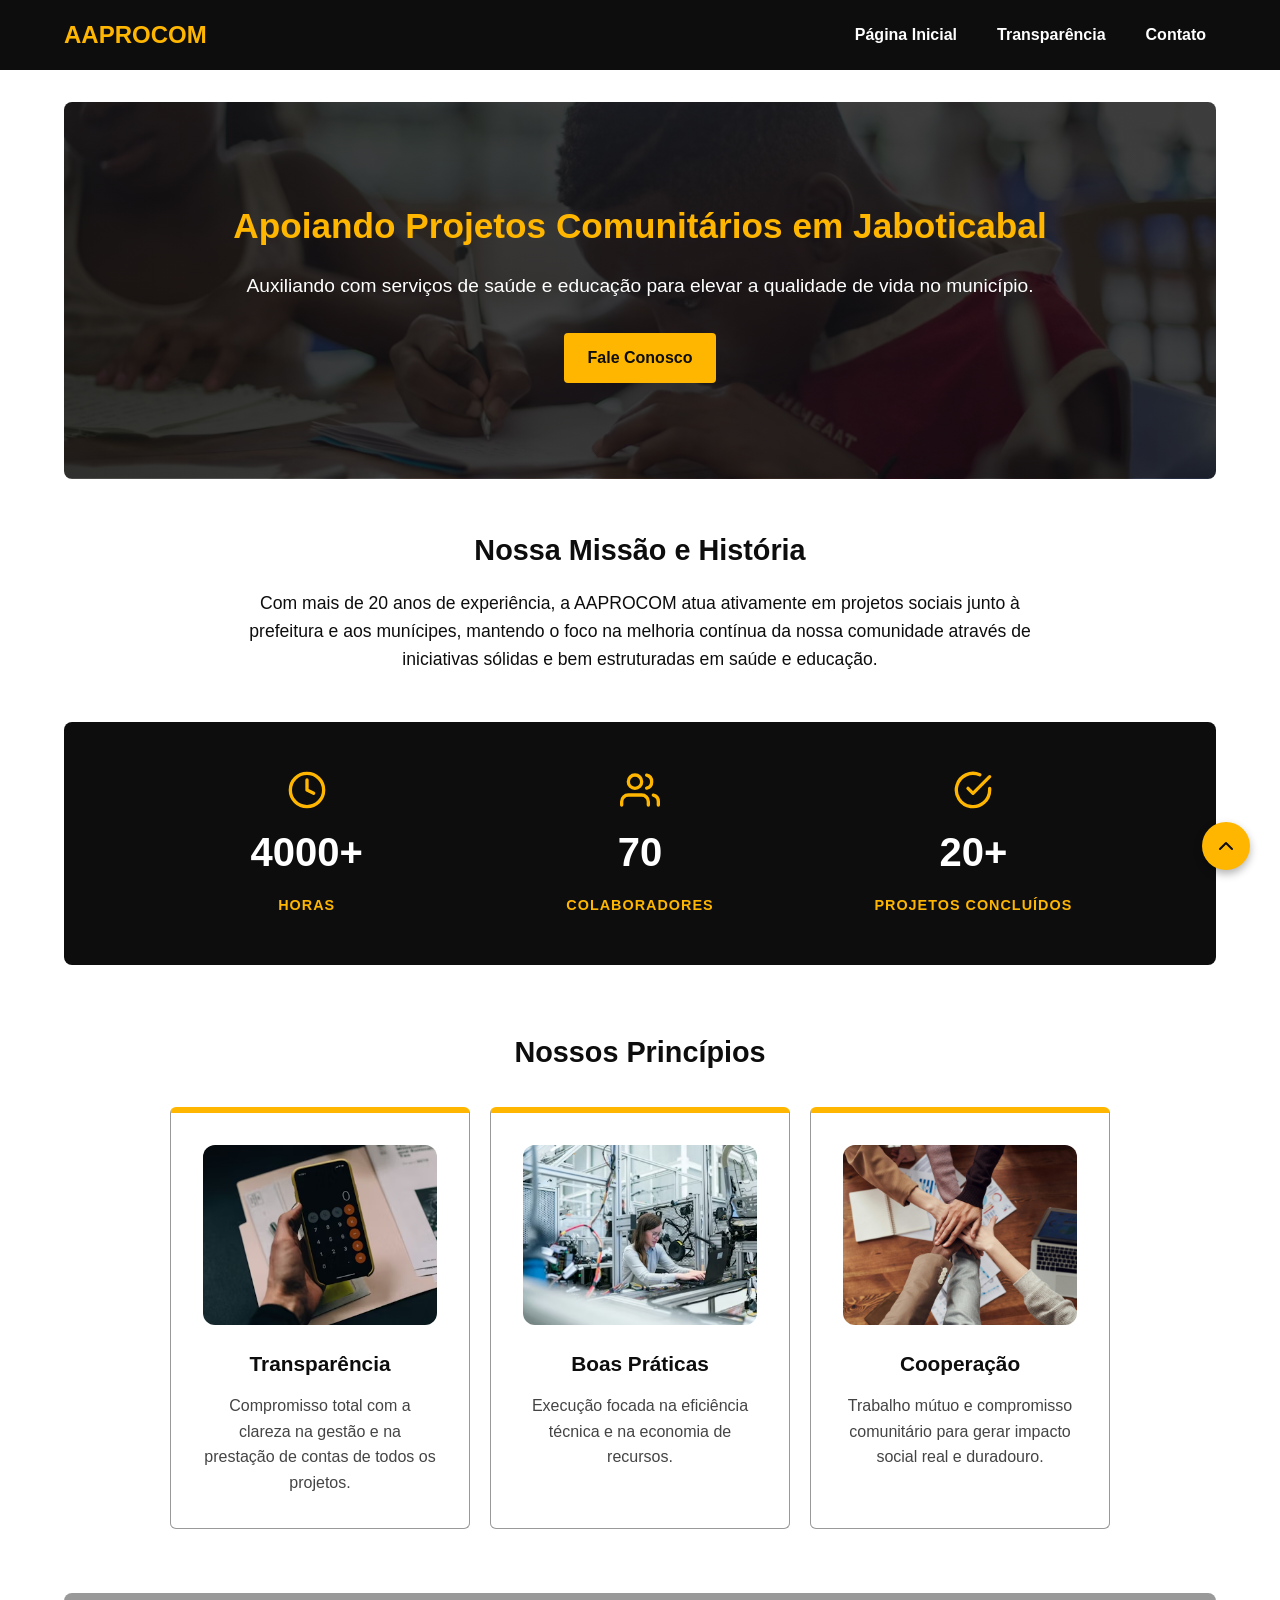
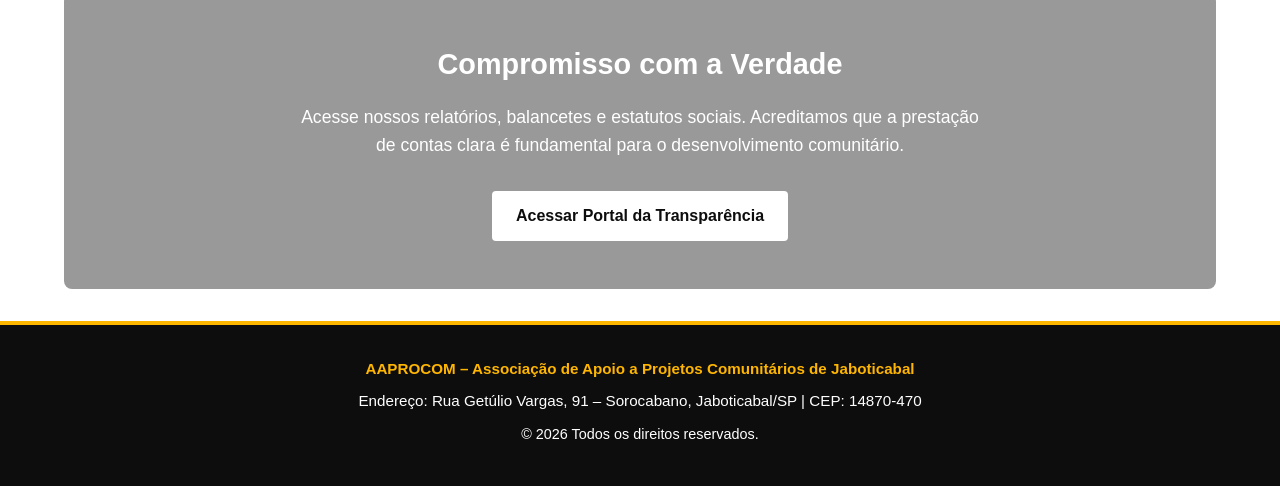
<file: index.html>
<!DOCTYPE html>
<html lang="pt-BR">
<head>
    <meta charset="UTF-8">
    <meta name="viewport" content="width=device-width, initial-scale=1.0">
    <title>AAPROCOM - Início</title>
    <link rel="stylesheet" href="style.css">
</head>

<body>
    <header>
        <div class="logo">
            <h1><a href="index.html">AAPROCOM</a></h1>
        </div>
        <nav>
            <ul>
                <li><a href="index.html">Página Inicial</a></li>
                <li><a href="transparencia.html">Transparência</a></li>
                <li><a href="contato.html">Contato</a></li>
            </ul>
        </nav>
    </header>

    <main>
        <section class="hero">
            <h2>Apoiando Projetos Comunitários em Jaboticabal</h2>
            <p>Auxiliando com serviços de saúde e educação para elevar a qualidade de vida no município.</p>
            <a href="contato.html" class="btn-primario">Fale Conosco</a>
        </section>

        <section class="sobre-nos">
            <h3>Nossa Missão e História</h3>
            <p>Com mais de 20 anos de experiência, a AAPROCOM atua ativamente em projetos sociais junto à prefeitura e aos munícipes, mantendo o foco na melhoria contínua da nossa comunidade através de iniciativas sólidas e bem estruturadas em saúde e educação.</p>
        </section>

        <section class="impacto">
            <div class="impacto-container">
                <div class="impacto-item">
                    <svg width="40" height="40" viewBox="0 0 24 24" fill="none" stroke="var(--cor-amarelo)" stroke-width="2" stroke-linecap="round" stroke-linejoin="round">
                        <circle cx="12" cy="12" r="10"></circle>
                        <polyline points="12 6 12 12 16 14"></polyline>
                    </svg>
                    <span class="numero">4000+</span>
                    <span class="legenda">HORAS</span>
                </div>
                
                <div class="impacto-item">
                    <svg width="40" height="40" viewBox="0 0 24 24" fill="none" stroke="var(--cor-amarelo)" stroke-width="2" stroke-linecap="round" stroke-linejoin="round">
                        <path d="M17 21v-2a4 4 0 0 0-4-4H5a4 4 0 0 0-4 4v2"></path>
                        <circle cx="9" cy="7" r="4"></circle>
                        <path d="M23 21v-2a4 4 0 0 0-3-3.87"></path>
                        <path d="M16 3.13a4 4 0 0 1 0 7.75"></path>
                    </svg>
                    <span class="numero">70</span>
                    <span class="legenda">COLABORADORES</span>
                </div>

                <div class="impacto-item">
                    <svg width="40" height="40" viewBox="0 0 24 24" fill="none" stroke="var(--cor-amarelo)" stroke-width="2" stroke-linecap="round" stroke-linejoin="round">
                        <path d="M22 11.08V12a10 10 0 1 1-5.93-9.14"></path>
                        <polyline points="22 4 12 14.01 9 11.01"></polyline>
                    </svg>
                    <span class="numero">20+</span>
                    <span class="legenda">PROJETOS CONCLUÍDOS</span>
                </div>
            </div>
        </section>

<section class="valores">
            <h3>Nossos Princípios</h3>
            <div class="cards-container">
                <div class="card">
                    <img src="img/transparencia.avif" alt="Contexto de Transparência Financeira" class="img-card">
                    <h4>Transparência</h4>
                    <p>Compromisso total com a clareza na gestão e na prestação de contas de todos os projetos.</p>
                </div>

                <div class="card">
                    <img src="img/praticas.avif" alt="Contexto de Boas Práticas e Eficiência" class="img-card">
                    <h4>Boas Práticas</h4>
                    <p>Execução focada na eficiência técnica e na economia de recursos.</p>
                </div>

                <div class="card">
                    <img src="img/cooperacao.avif" alt="Contexto de Cooperação Comunitária" class="img-card">
                    <h4>Cooperação</h4>
                    <p>Trabalho mútuo e compromisso comunitário para gerar impacto social real e duradouro.</p>
                </div>
            </div>
        </section>

        <section class="destaque-transparencia">
            <h3>Compromisso com a Verdade</h3>
            <p>Acesse nossos relatórios, balancetes e estatutos sociais. Acreditamos que a prestação de contas clara é fundamental para o desenvolvimento comunitário.</p>
            <a href="transparencia.html" class="btn-secundario">Acessar Portal da Transparência</a>
        </section>
    </main>

    <footer>
        <p><strong>AAPROCOM – Associação de Apoio a Projetos Comunitários de Jaboticabal</strong></p>
        <p>Endereço: Rua Getúlio Vargas, 91 – Sorocabano, Jaboticabal/SP | CEP: 14870-470</p>
        <p style="margin-top: 10px; font-size: 0.9em;">&copy; 2026 Todos os direitos reservados.</p>
    </footer>

    <button id="btnTopo" title="Voltar ao topo">
        <svg width="24" height="24" viewBox="0 0 24 24" fill="none" stroke="currentColor" stroke-width="2" stroke-linecap="round" stroke-linejoin="round">
            <polyline points="18 15 12 9 6 15"></polyline>
        </svg>
    </button>

    <script>
        let mybutton = document.getElementById("btnTopo");

        mybutton.style.display = "flex";

        mybutton.addEventListener("click", function() {
            window.scrollTo({
                top: 0,
                behavior: "smooth" 
            });
        });
    </script>

</body>
</html>
</file>
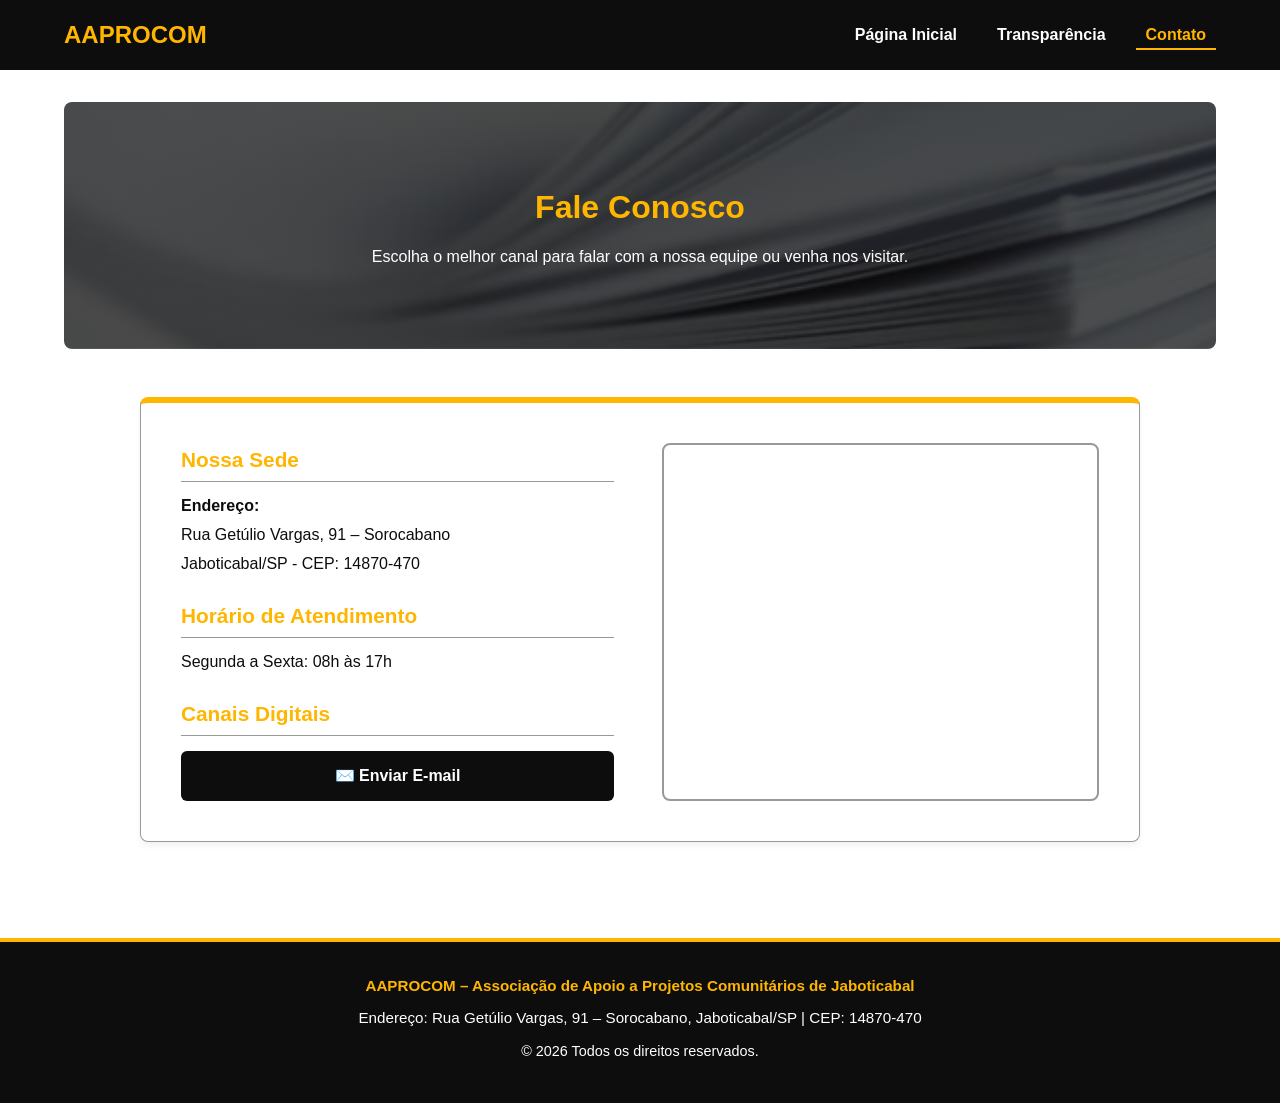
<file: contato.html>
<!DOCTYPE html>
<html lang="pt-BR">
<head>
    <meta charset="UTF-8">
    <meta name="viewport" content="width=device-width, initial-scale=1.0">
    <title>AAPROCOM - Contato</title>
    <link rel="stylesheet" href="style.css">
</head>

<body>

    <header>
        <div class="logo">
            <h1><a href="index.html">AAPROCOM</a></h1>
        </div>
        <nav>
            <ul>
                <li><a href="index.html">Página Inicial</a></li>
                <li><a href="transparencia.html">Transparência</a></li>
                <li><a href="contato.html" class="ativo">Contato</a></li>
            </ul>
        </nav>
    </header>

<main>
        <section class="cabecalho-pagina">
            <h2>Fale Conosco</h2>
            <p>Escolha o melhor canal para falar com a nossa equipe ou venha nos visitar.</p>
        </section>

        <section class="contato-container">
            <div class="info-contato">
                <h3>Nossa Sede</h3>
                <p><strong>Endereço:</strong><br> Rua Getúlio Vargas, 91 – Sorocabano<br> Jaboticabal/SP - CEP: 14870-470</p>
                
                <h3 style="margin-top: 20px;">Horário de Atendimento</h3>
                <p>Segunda a Sexta: 08h às 17h</p>

                <h3 style="margin-top: 20px;">Canais Digitais</h3>
                <div class="botoes-contato">
                    <a href="mailto:aaprocom@gmail.com" class="btn-contato">✉️ Enviar E-mail</a>
                </div>
            </div>

            <div class="mapa-contato">
                <iframe 
                    src="https://maps.google.com/maps?q=Rua%20Get%C3%BAlio%20Vargas,%2091%20-%20Sorocabano,%20Jaboticabal&t=&z=15&ie=UTF8&iwloc=&output=embed" 
                    width="100%" 
                    height="100%" 
                    style="border:0; min-height: 350px;" 
                    allowfullscreen="" 
                    loading="lazy" 
                    referrerpolicy="no-referrer-when-downgrade">
                </iframe>
            </div>
        </section>
    </main>

    <footer>
        <p><strong>AAPROCOM – Associação de Apoio a Projetos Comunitários de Jaboticabal</strong></p>
        <p>Endereço: Rua Getúlio Vargas, 91 – Sorocabano, Jaboticabal/SP | CEP: 14870-470</p>
        <p style="margin-top: 10px; font-size: 0.9em;">&copy; 2026 Todos os direitos reservados.</p>
    </footer>

</body>
</html>
</file>
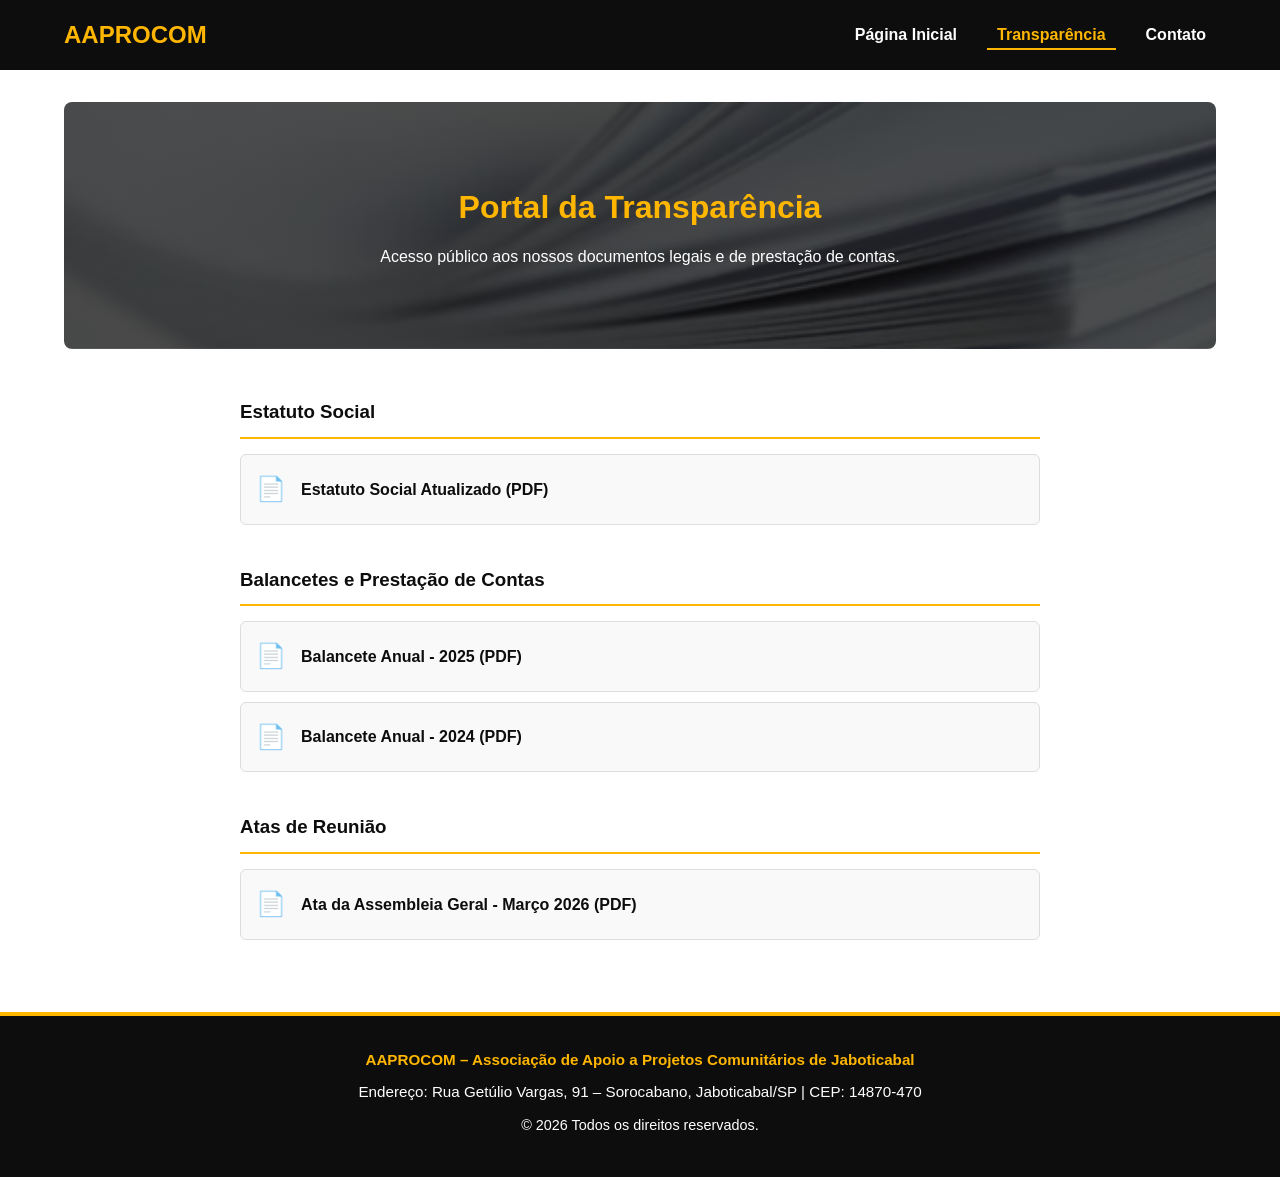
<file: transparencia.html>
<!DOCTYPE html>
<html lang="pt-BR">
<head>
    <meta charset="UTF-8">
    <meta name="viewport" content="width=device-width, initial-scale=1.0">
    <title>AAPROCOM - Portal da Transparência</title>
    <link rel="stylesheet" href="style.css">
</head>
<body>
    <header>
        <div class="logo">
            <h1><a href="index.html">AAPROCOM</a></h1>
        </div>
        <nav>
            <ul>
                <li><a href="index.html">Página Inicial</a></li>
                <li><a href="transparencia.html" class="ativo">Transparência</a></li>
                <li><a href="contato.html">Contato</a></li>
            </ul>
        </nav>
    </header>

    <main>
        <section class="cabecalho-pagina">
            <h2>Portal da Transparência</h2>
            <p>Acesso público aos nossos documentos legais e de prestação de contas.</p>
        </section>

        <section class="documentos-container">
            <div class="categoria-docs">
                <h3>Estatuto Social</h3>
                <ul class="lista-arquivos">
                    <li>
                        <a href="arquivos/estatuto-aaprocom.pdf" target="_blank" class="link-pdf">
                            <span class="icone-pdf">📄</span>
                            Estatuto Social Atualizado (PDF)
                        </a>
                    </li>
                </ul>
            </div>

            <div class="categoria-docs">
                <h3>Balancetes e Prestação de Contas</h3>
                <ul class="lista-arquivos">
                    <li>
                        <a href="arquivos/balancete-2025.pdf" target="_blank" class="link-pdf">
                            <span class="icone-pdf">📄</span>
                            Balancete Anual - 2025 (PDF)
                        </a>
                    </li>
                    <li>
                        <a href="arquivos/balancete-2024.pdf" target="_blank" class="link-pdf">
                            <span class="icone-pdf">📄</span>
                            Balancete Anual - 2024 (PDF)
                        </a>
                    </li>
                </ul>
            </div>
            
            <div class="categoria-docs">
                <h3>Atas de Reunião</h3>
                <ul class="lista-arquivos">
                    <li>
                        <a href="arquivos/ata-assembleia-2026.pdf" target="_blank" class="link-pdf">
                            <span class="icone-pdf">📄</span>
                            Ata da Assembleia Geral - Março 2026 (PDF)
                        </a>
                    </li>
                </ul>
            </div>
        </section>
    </main>

    <footer>
        <p><strong>AAPROCOM – Associação de Apoio a Projetos Comunitários de Jaboticabal</strong></p>
        <p>Endereço: Rua Getúlio Vargas, 91 – Sorocabano, Jaboticabal/SP | CEP: 14870-470</p>
        <p style="margin-top: 10px; font-size: 0.9em;">&copy; 2026 Todos os direitos reservados.</p>
    </footer>

</body>
</html>
</file>
<file: style.css>
:root {
    --cor-amarelo: #ffb600; 
    --cor-preto: #0d0d0d;   
    --cor-cinza: #999999;   
    --cor-branco: #ffffff;  
}

* {
    margin: 0;
    padding: 0;
    box-sizing: border-box;
}

body {
    font-family: Arial, sans-serif; 
    background-color: var(--cor-branco);
    color: var(--cor-preto);
    line-height: 1.6;
}

header {
    background-color: var(--cor-preto);
    padding: 1rem 5%;
    display: flex;
    justify-content: space-between;
    align-items: center;
}

header h1 {
    font-size: 1.5rem;
}

header h1 a {
    color: var(--cor-amarelo); 
    text-decoration: none; 
    transition: opacity 0.3s ease; 
}

header h1 a:hover {
    opacity: 0.8; 
}

nav ul {
    list-style: none;
    display: flex;
    gap: 20px;
}

nav a {
    color: var(--cor-branco);
    text-decoration: none;
    font-weight: bold;
    padding: 5px 10px;
    transition: color 0.3s;
}

nav a:hover {
    color: var(--cor-amarelo);
}

main {
    padding: 2rem 5%;
    min-height: 70vh; 
}

footer {
    background-color: var(--cor-preto); 
    color: var(--cor-branco); 
    text-align: center;
    padding: 2rem 1rem; 
    margin-top: auto;
    border-top: 4px solid var(--cor-amarelo); 
}

footer p {
    margin-bottom: 8px;
    font-size: 0.95rem;
}

footer p strong {
    color: var(--cor-amarelo); 
}

.hero {
    background-image: linear-gradient(rgba(13, 13, 13, 0.8), rgba(13, 13, 13, 0.8)), url('img/fundo-hero.avif');
    background-size: cover;
    background-position: center;
    background-color: var(--cor-preto); 
    padding: 6rem 2rem; 
    text-align: center;
    border-radius: 8px;
    margin-bottom: 3rem;
}

.hero h2 {
    font-size: 2.2rem;
    margin-bottom: 1rem;
    color: var(--cor-amarelo); 
}

.hero p {
    font-size: 1.2rem;
    margin-bottom: 2rem;
    color: var(--cor-branco); 
}

.btn-primario {
    background-color: var(--cor-amarelo); 
    color: var(--cor-preto); 
    padding: 12px 24px;
    text-decoration: none;
    font-weight: bold;
    border-radius: 4px;
    transition: background-color 0.3s ease, transform 0.2s ease;
    display: inline-block;
}

.btn-primario:hover {
    background-color: var(--cor-branco); 
    color: var(--cor-preto); 
    transform: scale(1.05); 
}

.sobre-nos, .valores {
    text-align: center;
    margin-bottom: 3rem;
}

.sobre-nos h3, .valores h3 {
    color: var(--cor-preto); 
    font-size: 1.8rem;
    margin-bottom: 1rem;
}

.sobre-nos p {
    color: var(--cor-preto); 
    max-width: 800px;
    margin: 0 auto;
    font-size: 1.1rem;
}

.cards-container {
    display: flex;
    justify-content: center;
    gap: 20px;
    flex-wrap: wrap; 
    margin-top: 2rem;
}

.card {
    background-color: var(--cor-branco); 
    border: 1px solid var(--cor-cinza); 
    border-top: 6px solid var(--cor-amarelo); 
    padding: 2rem;
    border-radius: 6px;
    flex: 1;
    min-width: 250px;
    max-width: 300px;
    text-align: center;
}

.card h4 {
    color: var(--cor-preto); 
    margin-bottom: 0.8rem;
    font-size: 1.3rem;
}

.card p {
    color: #444; 
    font-size: 1rem;
}

.img-card {
    width: 100%; 
    height: 180px; 
    object-fit: cover; 
    border-radius: 12px; 
    margin-bottom: 15px; 
}

.destaque-transparencia {
    background-color: var(--cor-cinza); 
    color: var(--cor-branco); 
    padding: 3rem 2rem;
    text-align: center;
    border-radius: 8px;
    margin-top: 4rem;
}

.destaque-transparencia h3 {
    font-size: 1.8rem;
    margin-bottom: 1rem;
}

.destaque-transparencia p {
    font-size: 1.1rem;
    margin-bottom: 2rem;
    max-width: 700px;
    margin-left: auto;
    margin-right: auto;
}

.btn-secundario {
    background-color: var(--cor-branco); 
    color: var(--cor-preto); 
    padding: 12px 24px;
    text-decoration: none;
    font-weight: bold;
    border-radius: 4px;
    transition: background-color 0.3s ease, color 0.3s ease;
    display: inline-block;
}

.btn-secundario:hover {
    background-color: var(--cor-amarelo); 
    color: var(--cor-preto); 
}

.impacto {
    background-color: var(--cor-preto); 
    padding: 3rem 2rem;
    margin-bottom: 4rem; 
    border-radius: 8px; 
}

.impacto-container {
    display: flex;
    justify-content: space-between; 
    align-items: center;
    flex-wrap: wrap; 
    width: 100%;
    max-width: 1000px; 
    margin: 0 auto; 
}

.impacto-item {
    flex: 1; 
    min-width: 200px; 
    text-align: center;
    display: flex;
    flex-direction: column;
    align-items: center;
    gap: 10px;
}

.impacto-item .numero {
    color: var(--cor-branco); 
    font-size: 2.5rem;
    font-weight: bold;
}

.impacto-item .legenda {
    color: var(--cor-amarelo); 
    font-size: 0.9rem;
    font-weight: bold;
    letter-spacing: 1px;
    text-transform: uppercase;
}

#btnTopo {
    display: none; 
    position: fixed; 
    bottom: 30px; 
    right: 30px; 
    z-index: 99; 
    border: none;
    outline: none;
    background-color: var(--cor-amarelo); 
    color: var(--cor-preto); 
    cursor: pointer;
    padding: 12px;
    border-radius: 50%; 
    box-shadow: 0 4px 8px rgba(0, 0, 0, 0.3); 
    transition: background-color 0.3s ease, transform 0.2s ease, color 0.3s ease;
    align-items: center;
    justify-content: center;
}

#btnTopo:hover {
    background-color: var(--cor-preto); 
    color: var(--cor-amarelo); 
    transform: scale(1.1); 
}

.cabecalho-pagina {
    text-align: center;
    padding: 5rem 2rem; 
    background-image: linear-gradient(rgba(13, 13, 13, 0.7), rgba(13, 13, 13, 0.7)), url('img/fundo-trans.avif');
    background-size: cover;
    background-position: center;
    background-color: var(--cor-cinza); 
    color: var(--cor-branco); 
    border-radius: 8px;
    margin-bottom: 3rem;
}

.cabecalho-pagina h2 {
    font-size: 2rem;
    color: var(--cor-amarelo); 
    margin-bottom: 10px;
}

.documentos-container {
    max-width: 800px;
    margin: 0 auto;
}

.categoria-docs {
    margin-bottom: 2.5rem;
}

.categoria-docs h3 {
    border-bottom: 2px solid var(--cor-amarelo); 
    padding-bottom: 10px;
    margin-bottom: 15px;
    color: var(--cor-preto); 
}

.lista-arquivos {
    list-style: none;
}

.lista-arquivos li {
    margin-bottom: 10px;
}

.link-pdf {
    display: flex;
    align-items: center;
    padding: 15px;
    background-color: #f9f9f9; 
    border: 1px solid #ddd;
    border-radius: 6px;
    color: var(--cor-preto); 
    text-decoration: none;
    font-weight: bold;
    transition: all 0.3s ease;
}

.icone-pdf {
    margin-right: 15px;
    font-size: 1.5rem;
}

.link-pdf:hover {
    background-color: var(--cor-preto); 
    color: var(--cor-branco); 
    border-color: var(--cor-preto); 
    transform: translateX(10px); 
}

nav a.ativo {
    color: var(--cor-amarelo); 
    border-bottom: 2px solid var(--cor-amarelo); 
}

/* --- Página de Contato (Com Mapa e Botões Diretos) --- */
.contato-container {
    display: flex;
    flex-wrap: wrap; 
    gap: 3rem;
    max-width: 1000px;
    margin: 0 auto 4rem auto;
    background-color: var(--cor-branco);
    padding: 2.5rem;
    border-radius: 8px;
    border: 1px solid var(--cor-cinza);
    border-top: 6px solid var(--cor-amarelo); /* Destaque visual no topo do card */
    box-shadow: 0 4px 6px rgba(0,0,0,0.05);
}

.info-contato {
    flex: 1;
    min-width: 300px;
}

.info-contato h3 {
    color: var(--cor-amarelo);
    margin-bottom: 10px;
    font-size: 1.3rem;
    border-bottom: 1px solid var(--cor-cinza);
    padding-bottom: 5px;
}

.info-contato p {
    color: var(--cor-preto);
    line-height: 1.8;
    margin-bottom: 15px;
}

/* Grupo de Botões */
.botoes-contato {
    display: flex;
    flex-direction: column; /* Empilha os botões um embaixo do outro */
    gap: 15px;
    margin-top: 15px;
}

.btn-contato {
    display: inline-block;
    padding: 12px 20px;
    background-color: var(--cor-preto);
    color: var(--cor-branco);
    text-decoration: none;
    border-radius: 6px;
    font-weight: bold;
    text-align: center;
    transition: background-color 0.3s ease, transform 0.2s;
}

.btn-contato:hover {
    background-color: var(--cor-amarelo);
    color: var(--cor-preto);
    transform: scale(1.02); /* Cresce bem pouquinho para dar sensação de clique */
}

/* Área do Mapa */
.mapa-contato {
    flex: 1; /* Ocupa a outra metade da tela */
    min-width: 300px;
    border-radius: 8px;
    overflow: hidden; /* Corta as quinas retas do mapa do Google */
    border: 2px solid var(--cor-cinza);
    display: flex; /* Truque para o mapa não deixar espaços vazios na caixa */
}
</file>
